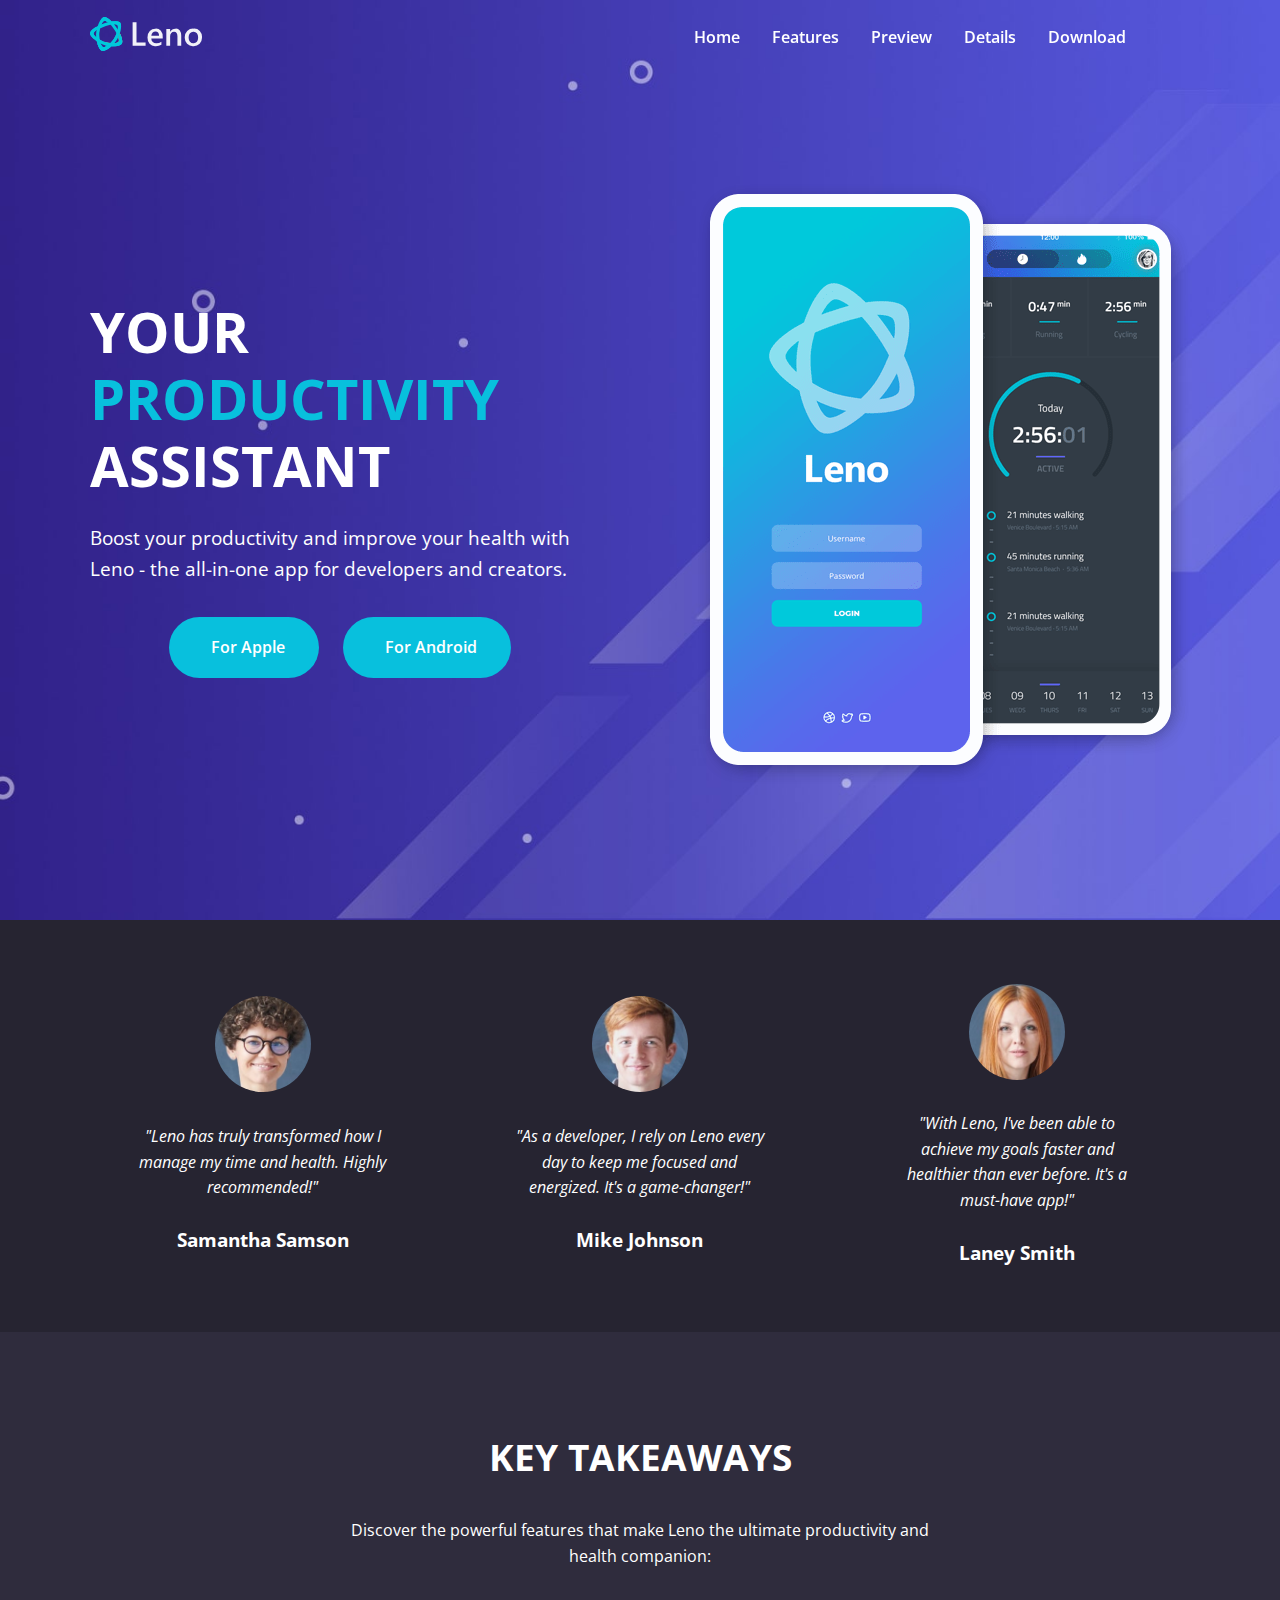
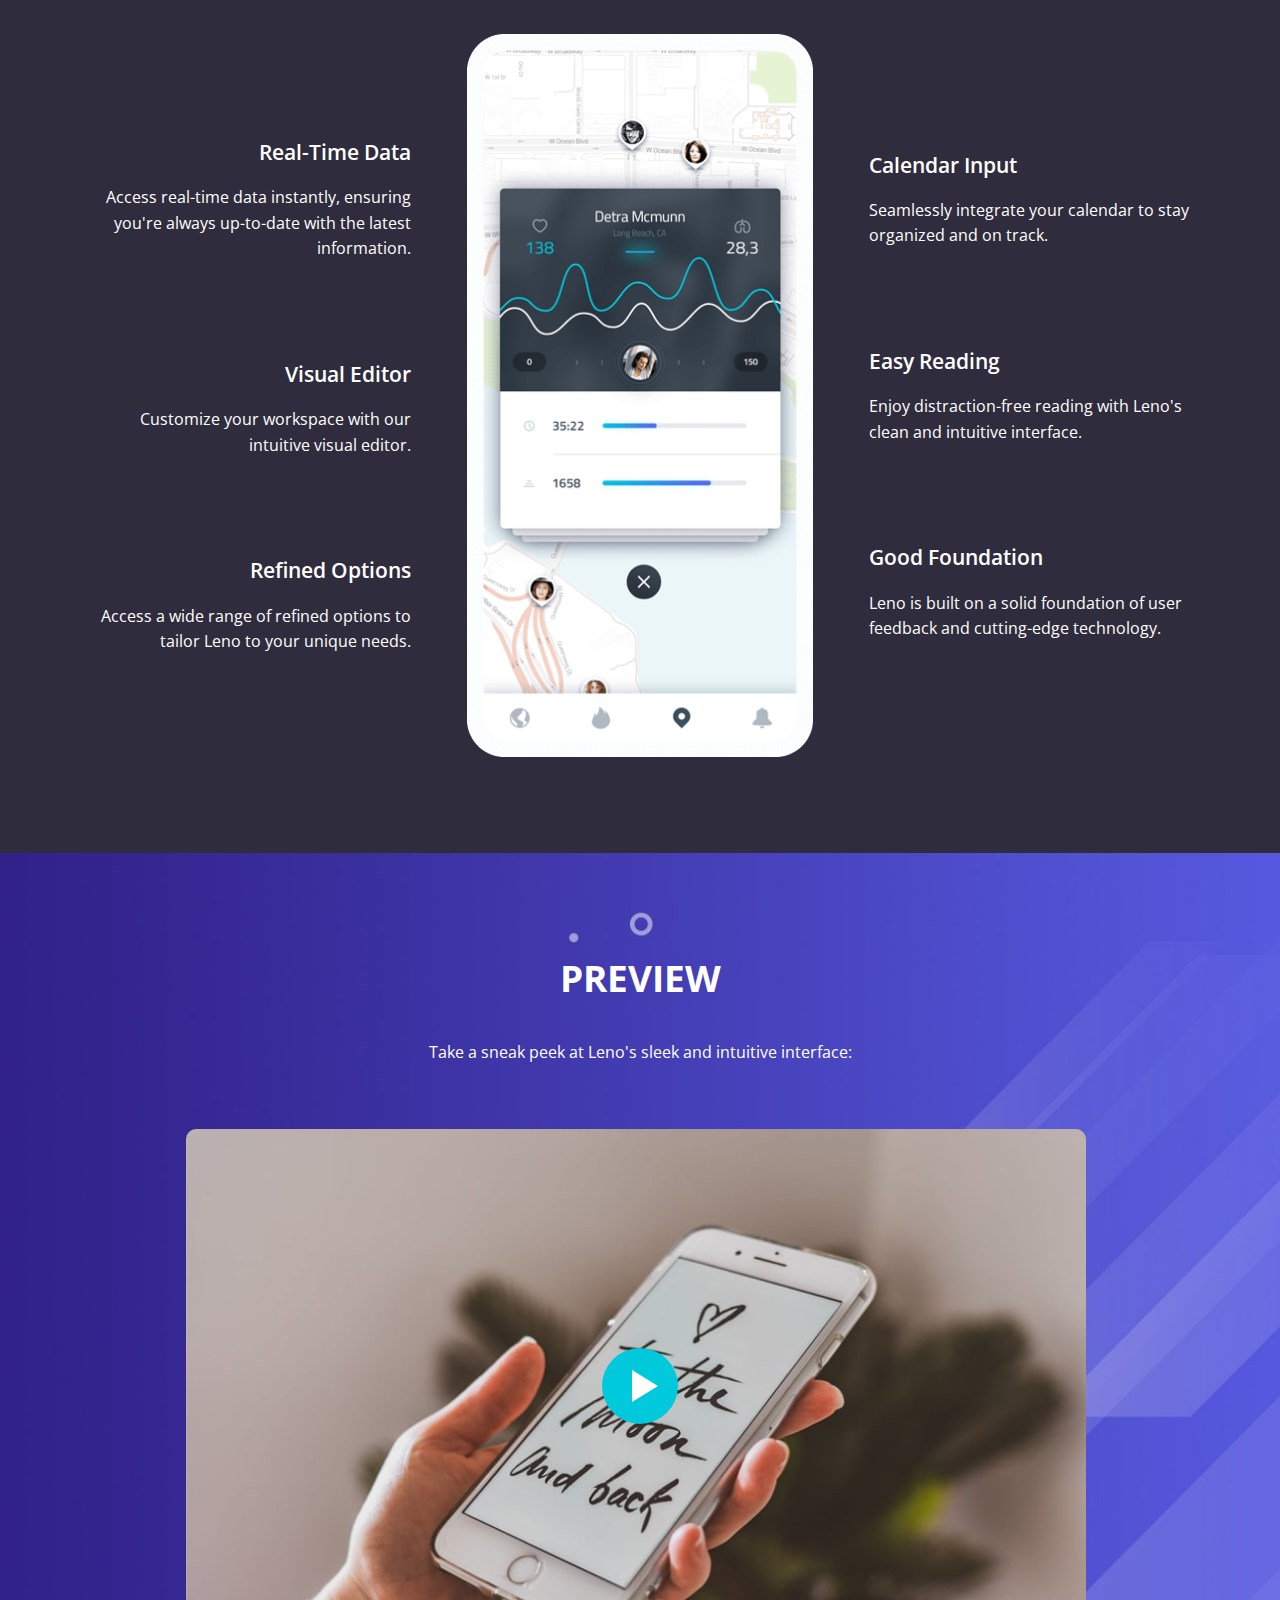
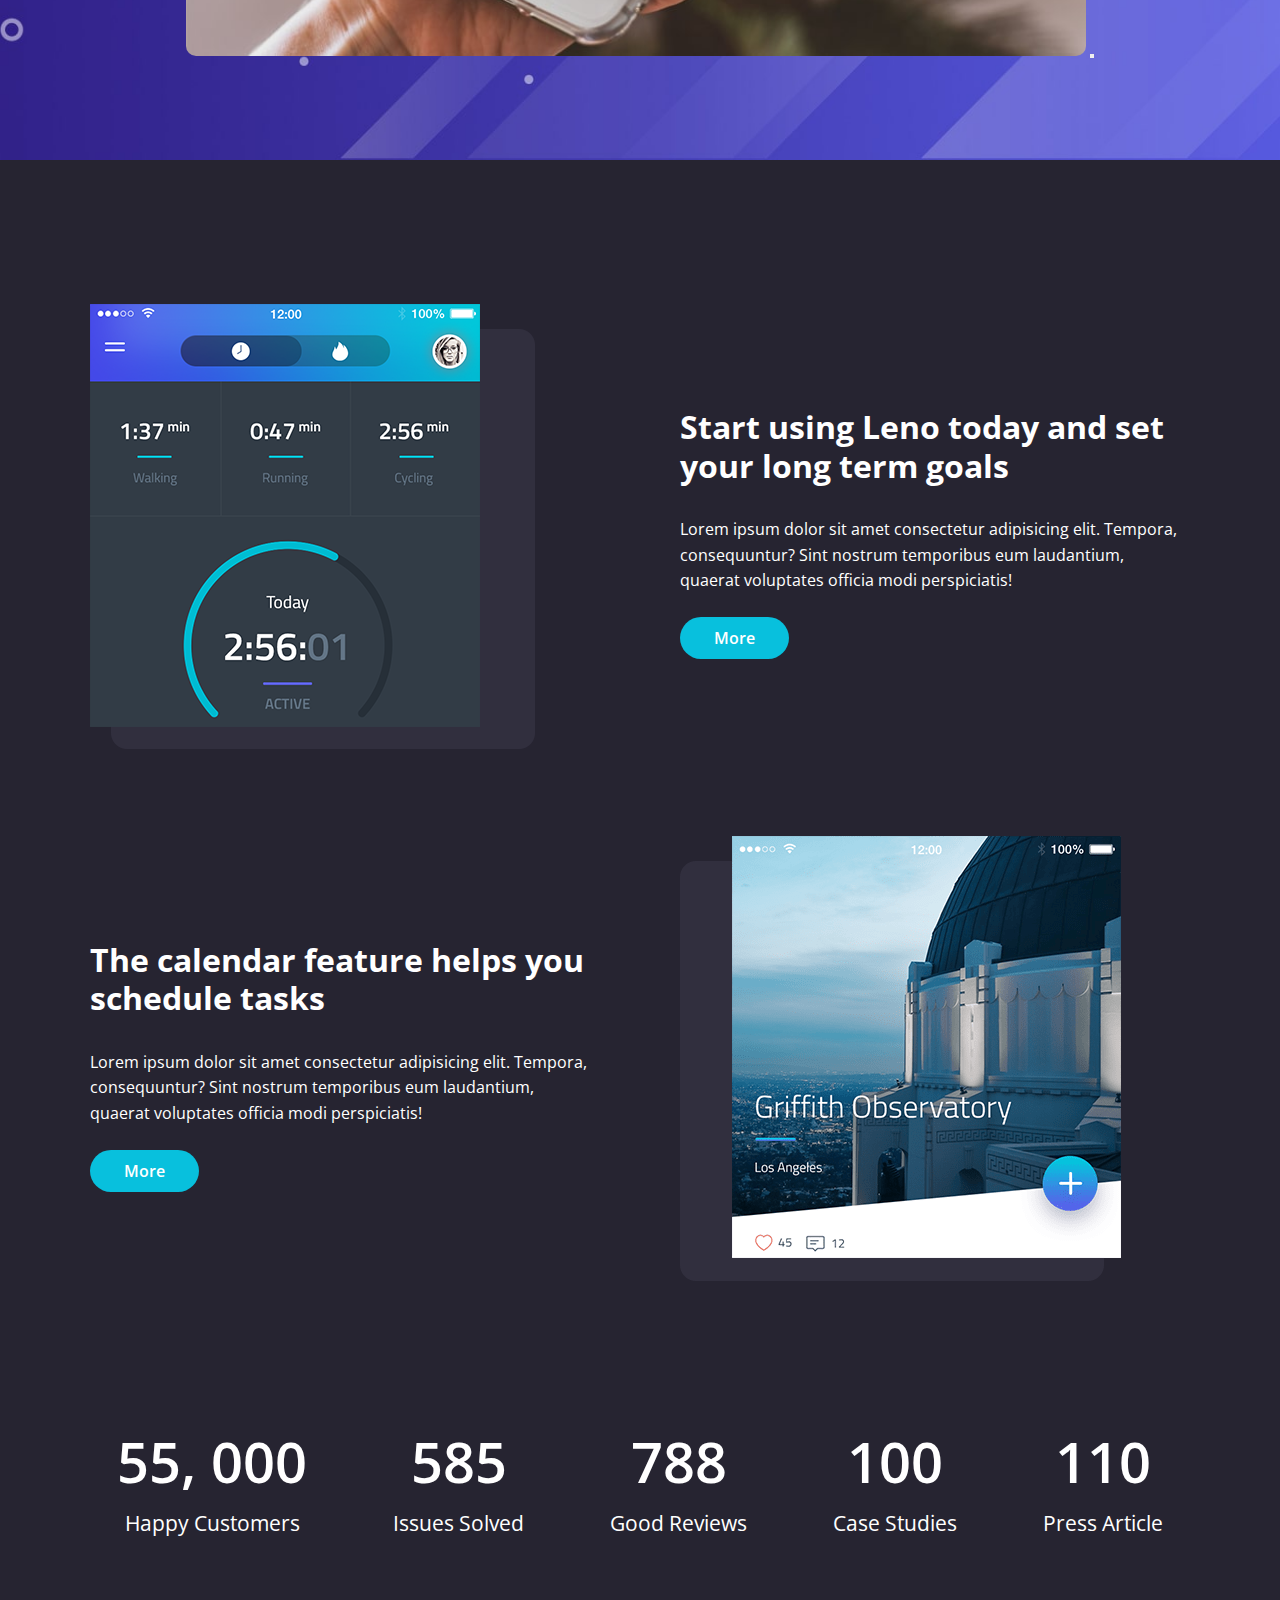
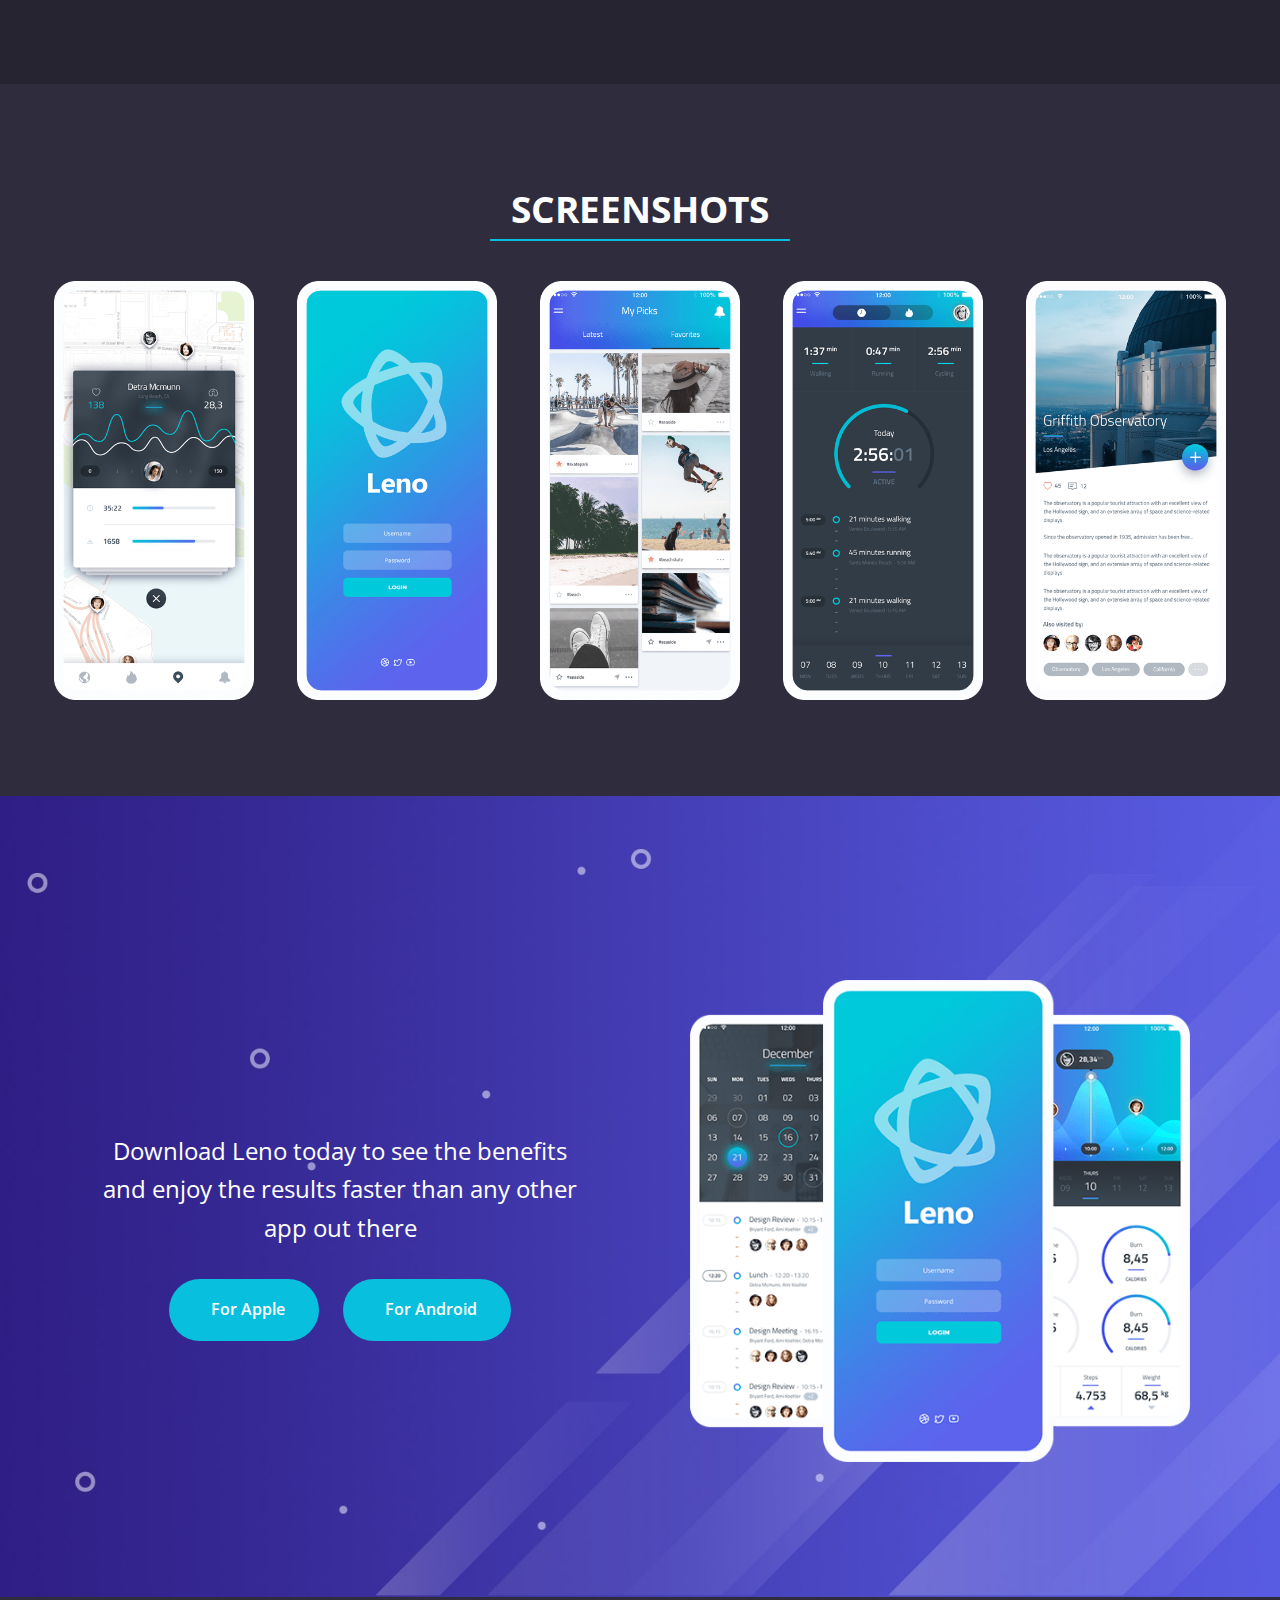
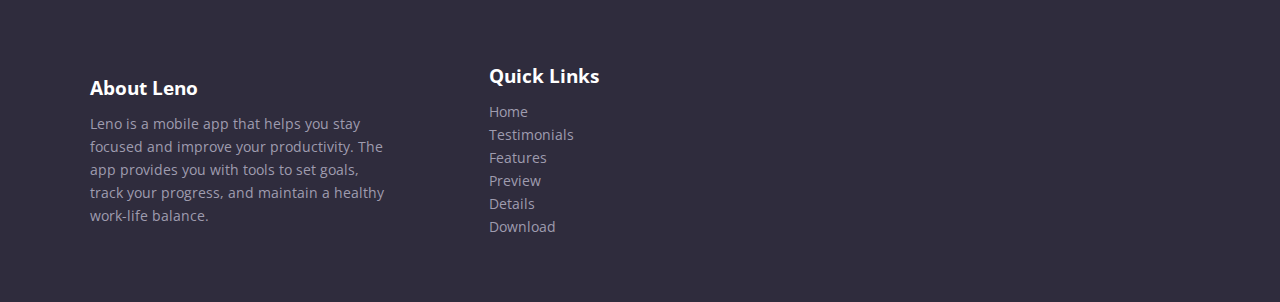
<file: index.html>
<!DOCTYPE html>
<html lang="en">
  <!-- jak zavzhdy - connectymo schrifty -->
  <head>
    <meta charset="UTF-8" />
    <meta name="viewport" content="width=device-width, initial-scale=1.0" />
    <link rel="preconnect" href="https://fonts.googleapis.com" />
    <link rel="preconnect" href="https://fonts.gstatic.com" crossorigin />
    <link
      href="https://fonts.googleapis.com/css2?family=Open+Sans:ital,wght@0,300..800;1,300..800&display=swap"
      rel="stylesheet"
    />
    <link
      rel="stylesheet"
      href="https://cdnjs.cloudflare.com/ajax/libs/font-awesome/6.5.2/css/all.min.css"
      integrity="sha512-SnH5WK+bZxgPHs44uWIX+LLJAJ9/2PkPKZ5QiAj6Ta86w+fsb2TkcmfRyVX3pBnMFcV7oQPJkl9QevSCWr3W6A=="
      crossorigin="anonymous"
      referrerpolicy="no-referrer"
    />
    <link rel="stylesheet" href="./css/styles.css" />
    <link rel="icon" href="./images/favicon.png" />
    <title>Leno App | Health & Productivity</title>
  </head>
  <body>
    <!-- ves navbar -->
    <navbar class="navbar">
      <div class="navbar__container container">
        <div class="navbar__logo">
          <img src="./images/logo.svg" alt="Leno" />
        </div>
        <div class="navbar__menu">
          <ul class="navbar__menu-list">
            <li class="navbar__menu-item">
              <a href="index.html" class="navbar__menu-link">Home</a>
            </li>
            <li class="navbar__menu-item">
              <a href="index.html#features" class="navbar__menu-link"
                >Features</a
              >
            </li>
            <li class="navbar__menu-item">
              <a href="index.html#preview" class="navbar__menu-link">Preview</a>
            </li>
            <li class="navbar__menu-item">
              <a href="index.html#details" class="navbar__menu-link">Details</a>
            </li>
            <li class="navbar__menu-item">
              <a href="index.html#download" class="navbar__menu-link"
                >Download</a
              >
            </li>
            <li class="navbar__menu-item">
              <a href="#" class="navbar__menu-link--primary">
                <i class="fa-brands fa-facebook"></i>
              </a>
            </li>
            <li class="navbar__menu-item">
              <a href="#" class="navbar__menu-link--primary">
                <i class="fa-brands fa-twitter"></i>
              </a>
            </li>
          </ul>
        </div>

        <!-- Mobile Menu i Hamburger-Button -->
        <div class="navbar__mobile-menu">
          <div class="navbar__mobile-menu-toggle">
            <i class="fas fa-bars fa-2x"></i>
          </div>
          <!-- Mobile Menu-Items -->
          <div class="navbar__mobile-menu-items">
            <ul class="navbar__mobile-menu-list">
              <li class="navbar__mobile-menu-item">
                <a href="index.html" class="navbar__mobile-menu-link">Home</a>
              </li>
              <li class="navbar__mobile-menu-item">
                <a href="index.html#features" class="navbar__mobile-menu-link"
                  >Features</a
                >
              </li>
              <li class="navbar__mobile-menu-item">
                <a href="index.html#preview" class="navbar__mobile-menu-link"
                  >Preview</a
                >
              </li>
              <li class="navbar__mobile-menu-item">
                <a href="index.html#details" class="navbar__mobile-menu-link"
                  >Details</a
                >
              </li>
              <li class="navbar__mobile-menu-item">
                <a href="index.html#download" class="navbar__mobile-menu-link"
                  >Download</a
                >
              </li>
              <li class="navbar__mobile-menu-item">
                <a href="#" class="navbar__mobile-menu-link--primary">
                  <i class="fa-brands fa-facebook"></i>
                </a>
              </li>
              <li class="navbar__mobile-menu-item">
                <a href="#" class="navbar__mobile-menu-link--primary">
                  <i class="fa-brands fa-twitter"></i>
                </a>
              </li>
            </ul>
          </div>
        </div>
      </div>
    </navbar>

    <!-- Hero z nazvoju, opysom i Download-knopkoju -->
    <header class="hero">
      <div class="hero__container container">
        <div class="hero__content">
          <h1 class="hero__title">
            Your
            <span class="hero__title--primary">productivity</span> assistant
          </h1>
          <p class="hero__description">
            Boost your productivity and improve your health with Leno - the
            all-in-one app for developers and creators.
          </p>
          <div class="hero__buttons">
            <a href="#download" class="hero__button btn">
              <i class="fa-brands fa-apple"></i> For Apple
            </a>
            <a href="#download" class="hero__button btn">
              <i class="fa-brands fa-android"></i> For Android
            </a>
          </div>
        </div>
        <div class="hero__image">
          <img src="./images/header-smartphones.png" alt="Leno App" />
        </div>
      </div>
    </header>

    <!-- Testimonials = vidhuky -->
    <section class="testimonials" id="testimonials">
      <div class="testimonials__container container">
        <div class="testimonials__card">
          <div class="testimonials__image">
            <img src="./images/testimonial-1.jpg" alt="Testimonial 1" />
          </div>
          <div class="testimonials__card--content">
            <p class="testimonials__card-text">
              "Leno has truly transformed how I manage my time and health.
              Highly recommended!"
            </p>
            <h3 class="testimonials__card-title">Samantha Samson</h3>
          </div>
        </div>

        <div class="testimonials__card">
          <div class="testimonials__image">
            <img src="./images/testimonial-2.jpg" alt="Testimonial 2" />
          </div>
          <div class="testimonials__card--content">
            <p class="testimonials__card-text">
              "As a developer, I rely on Leno every day to keep me focused and
              energized. It's a game-changer!"
            </p>
            <h3 class="testimonials__card-title">Mike Johnson</h3>
          </div>
        </div>

        <div class="testimonials__card">
          <div class="testimonials__image">
            <img src="./images/testimonial-3.jpg" alt="Testimonial 3" />
          </div>
          <div class="testimonials__card--content">
            <p class="testimonials__card-text">
              "With Leno, I've been able to achieve my goals faster and
              healthier than ever before. It's a must-have app!"
            </p>
            <h3 class="testimonials__card-title">Laney Smith</h3>
          </div>
        </div>
      </div>
    </section>

    <!-- sekcija features -->
    <section class="features" id="features">
      <div class="features__container container">
        <div class="features__content">
          <h2 class="features__title">Key Takeaways</h2>
          <p class="features__description">
            Discover the powerful features that make Leno the ultimate
            productivity and health companion:
          </p>
          <div class="features__grid">
            <!-- Grid Column 1 -->
            <div class="features__grid-column features__grid-column-left">
              <!-- Grid Item 1 -->
              <div class="features__grid-item">
                <div class="features__grid-item-text">
                  <h4 class="features__grid-item-text-title">Real-Time Data</h4>
                  <p class="features__grid-item-text-description">
                    Access real-time data instantly, ensuring you're always
                    up-to-date with the latest information.
                  </p>
                </div>
                <div class="features__grid-item-icon">
                  <i class="fas fa-rocket fa-4x"></i>
                </div>
              </div>
              <!-- Grid Item 2 -->
              <div class="features__grid-item">
                <div class="features__grid-item-text">
                  <h4 class="features__grid-item-text-title">Visual Editor</h4>
                  <p class="features__grid-item-text-description">
                    Customize your workspace with our intuitive visual editor.
                  </p>
                </div>
                <div class="features__grid-item-icon">
                  <i class="fas fa-code fa-4x"></i>
                </div>
              </div>
              <!-- Grid Item 3 -->
              <div class="features__grid-item">
                <div class="features__grid-item-text">
                  <h4 class="features__grid-item-text-title">
                    Refined Options
                  </h4>
                  <p class="features__grid-item-text-description">
                    Access a wide range of refined options to tailor Leno to
                    your unique needs.
                  </p>
                </div>
                <div class="features__grid-item-icon">
                  <i class="fas fa-gem fa-4x"></i>
                </div>
              </div>
            </div>

            <!-- Grid Column 2 -->
            <div class="features__grid-column features__grid-column-center">
              <img src="./images/features-smartphone-1.png" alt="" />
            </div>

            <!-- Grid Column 3 -->
            <div class="features__grid-column features__grid-column-right">
              <!-- Grid Item 1 -->
              <div class="features__grid-item">
                <div class="features__grid-item-text">
                  <h4 class="features__grid-item-text-title">Calendar Input</h4>
                  <p class="features__grid-item-text-description">
                    Seamlessly integrate your calendar to stay organized and on
                    track.
                  </p>
                </div>
                <div class="features__grid-item-icon">
                  <i class="fas fa-calendar fa-4x"></i>
                </div>
              </div>
              <!-- Grid Item 2 -->
              <div class="features__grid-item">
                <div class="features__grid-item-text">
                  <h4 class="features__grid-item-text-title">Easy Reading</h4>
                  <p class="features__grid-item-text-description">
                    Enjoy distraction-free reading with Leno's clean and
                    intuitive interface.
                  </p>
                </div>
                <div class="features__grid-item-icon">
                  <i class="fas fa-book fa-4x"></i>
                </div>
              </div>
              <!-- Grid Item 3 -->
              <div class="features__grid-item">
                <div class="features__grid-item-text">
                  <h4 class="features__grid-item-text-title">
                    Good Foundation
                  </h4>
                  <p class="features__grid-item-text-description">
                    Leno is built on a solid foundation of user feedback and
                    cutting-edge technology.
                  </p>
                </div>
                <div class="features__grid-item-icon">
                  <i class="fas fa-cube fa-4x"></i>
                </div>
              </div>
            </div>
          </div>
        </div>
      </div>
    </section>

    <!-- vstavka z video -->
    <div class="modal" id="videoModal">
      <div class="modal__content">
        <span class="modal__close-button">&times;</span>
        <iframe
          src=""
          frameborder="0"
          id="videoPlayer"
          width="560"
          height="315"
          frameborder="0"
          allowfullscreen
        ></iframe>
      </div>
    </div>

    <!-- Previewshka -->
    <section class="preview" id="preview">
      <div class="preview__container container">
        <div class="preview__content">
          <h2 class="preview__title">Preview</h2>
          <p class="preview__description">
            Take a sneak peek at Leno's sleek and intuitive interface:
          </p>
          <div class="preview__image-container">
            <div class="preview__video-wrapper">
              <img src="./images/video-frame.jpg" alt="preview" />
              <button class="preview__video-button">
                <span class="preview__video-play-button">
                  <span></span>
                </span>
              </button>
            </div>
          </div>
        </div>
      </div>
    </section>

    <!-- Details -->
    <section class="details" id="details">
      <div class="details__container container">
        <div class="details__grid">
          <!-- Grid Item 1 -->
          <div class="details__grid-image">
            <img src="./images/details-1.png" alt="Leno App" />
          </div>
          <!-- Grid Item 2 -->
          <div class="details__grid-content">
            <h3 class="details__grid-heading">
              Start using Leno today and set your long term goals
            </h3>
            <p class="details__grid-description">
              Lorem ipsum dolor sit amet consectetur adipisicing elit. Tempora,
              consequuntur? Sint nostrum temporibus eum laudantium, quaerat
              voluptates officia modi perspiciatis!
            </p>
            <a href="details.html" class="details__grid-button btn">More</a>
          </div>
          <!-- Grid Item 3 -->
          <div class="details__grid-content">
            <h3 class="details__grid-heading">
              The calendar feature helps you schedule tasks
            </h3>
            <p class="details__grid-description">
              Lorem ipsum dolor sit amet consectetur adipisicing elit. Tempora,
              consequuntur? Sint nostrum temporibus eum laudantium, quaerat
              voluptates officia modi perspiciatis!
            </p>
            <a href="details.html" class="details__grid-button btn">More</a>
          </div>
          <!-- Grid Item 4 -->
          <div class="details__grid-image">
            <img src="./images/details-2.png" alt="Leno App" />
          </div>
        </div>

        <!-- Icons -->
        <div class="details__icons">
          <div class="details__icons-item">
            <i class="fas fa-users fa-4x"></i>
            <div class="details__icons-amount">55, 000</div>
            <h4 class="details__icons-title">Happy Customers</h4>
          </div>
          <div class="details__icons-item">
            <i class="fas fa-code fa-4x"></i>
            <div class="details__icons-amount">585</div>
            <h4 class="details__icons-title">Issues Solved</h4>
          </div>
          <div class="details__icons-item">
            <i class="fas fa-comments fa-4x"></i>
            <div class="details__icons-amount">788</div>
            <h4 class="details__icons-title">Good Reviews</h4>
          </div>
          <div class="details__icons-item">
            <i class="fas fa-rocket fa-4x"></i>
            <div class="details__icons-amount">100</div>
            <h4 class="details__icons-title">Case Studies</h4>
          </div>
          <div class="details__icons-item">
            <i class="fas fa-edit fa-4x"></i>
            <div class="details__icons-amount">110</div>
            <h4 class="details__icons-title">Press Article</h4>
          </div>
        </div>
      </div>
    </section>

    <!-- sekcija Screenshots -->
    <section class="screenshots" id="screenshots">
      <div class="screenshots__container container">
        <div class="screenshots__content">
          <h2 class="screenshots__title">Screenshots</h2>
          <div class="screenshots__images">
            <img src="./images/screenshot-1.png" alt="Screenshot" />
            <img src="./images/screenshot-2.png" alt="Screenshot" />
            <img src="./images/screenshot-3.png" alt="Screenshot" />
            <img src="./images/screenshot-4.png" alt="Screenshot" />
            <img src="./images/screenshot-5.png" alt="Screenshot" />
          </div>
        </div>
      </div>
    </section>

    <!-- sekcija download -->
    <section class="download" id="download">
      <div class="download__container container">
        <div class="download__content">
          <p class="download__description">
            Download Leno today to see the benefits and enjoy the results faster
            than any other app out there
          </p>
          <div class="download__buttons">
            <a href="details.html" class="download__button btn">
              <i class="fa-brands fa-apple"></i> For Apple
            </a>
            <a href="details.html" class="download__button btn">
              <i class="fa-brands fa-android"></i> For Android
            </a>
          </div>
        </div>
        <div class="download__image">
          <img src="./images/download.png" alt="Download" />
        </div>
      </div>
    </section>

    <!-- Footer -->
    <footer class="footer">
      <div class="footer__container container">
        <div class="footer__about">
          <h4 class="footer__title">About Leno</h4>
          <p class="footer__description">
            Leno is a mobile app that helps you stay focused and improve your
            productivity. The app provides you with tools to set goals, track
            your progress, and maintain a healthy work-life balance.
          </p>
        </div>

        <div class="footer__links">
          <h4 class="footer__title">Quick Links</h4>
          <ul class="footer__links-list">
            <li class="footer__links-item">
              <a href="index.html" class="footer__links-link"> Home </a>
            </li>
            <li class="footer__links-item">
              <a href="index.html#testimonials" class="footer__links-link">
                Testimonials
              </a>
            </li>
            <li class="footer__links-item">
              <a href="index.html#features" class="footer__links-link">
                Features
              </a>
            </li>
            <li class="footer__links-item">
              <a href="index.html#preview" class="footer__links-link">
                Preview
              </a>
            </li>
            <li class="footer__links-item">
              <a href="index.html#details" class="footer__links-link">
                Details
              </a>
            </li>
            <li class="footer__links-item">
              <a href="index.html#download" class="footer__links-link">
                Download
              </a>
            </li>
          </ul>
        </div>

        <div class="footer__social">
          <a href="#" class="footer__social-link">
            <i class="fa-brands fa-facebook fa-3x"></i>
          </a>
          <a href="#" class="footer__social-link">
            <i class="fa-brands fa-twitter fa-3x"></i>
          </a>
          <a href="#" class="footer__social-link">
            <i class="fa-brands fa-instagram fa-3x"></i>
          </a>
          <a href="#" class="footer__social-link">
            <i class="fa-brands fa-linkedin fa-3x"></i>
          </a>
        </div>
      </div>
    </footer>
    <!-- dodajemo script -->
    <script src="./js/script.js"></script>
  </body>
</html>
</file>
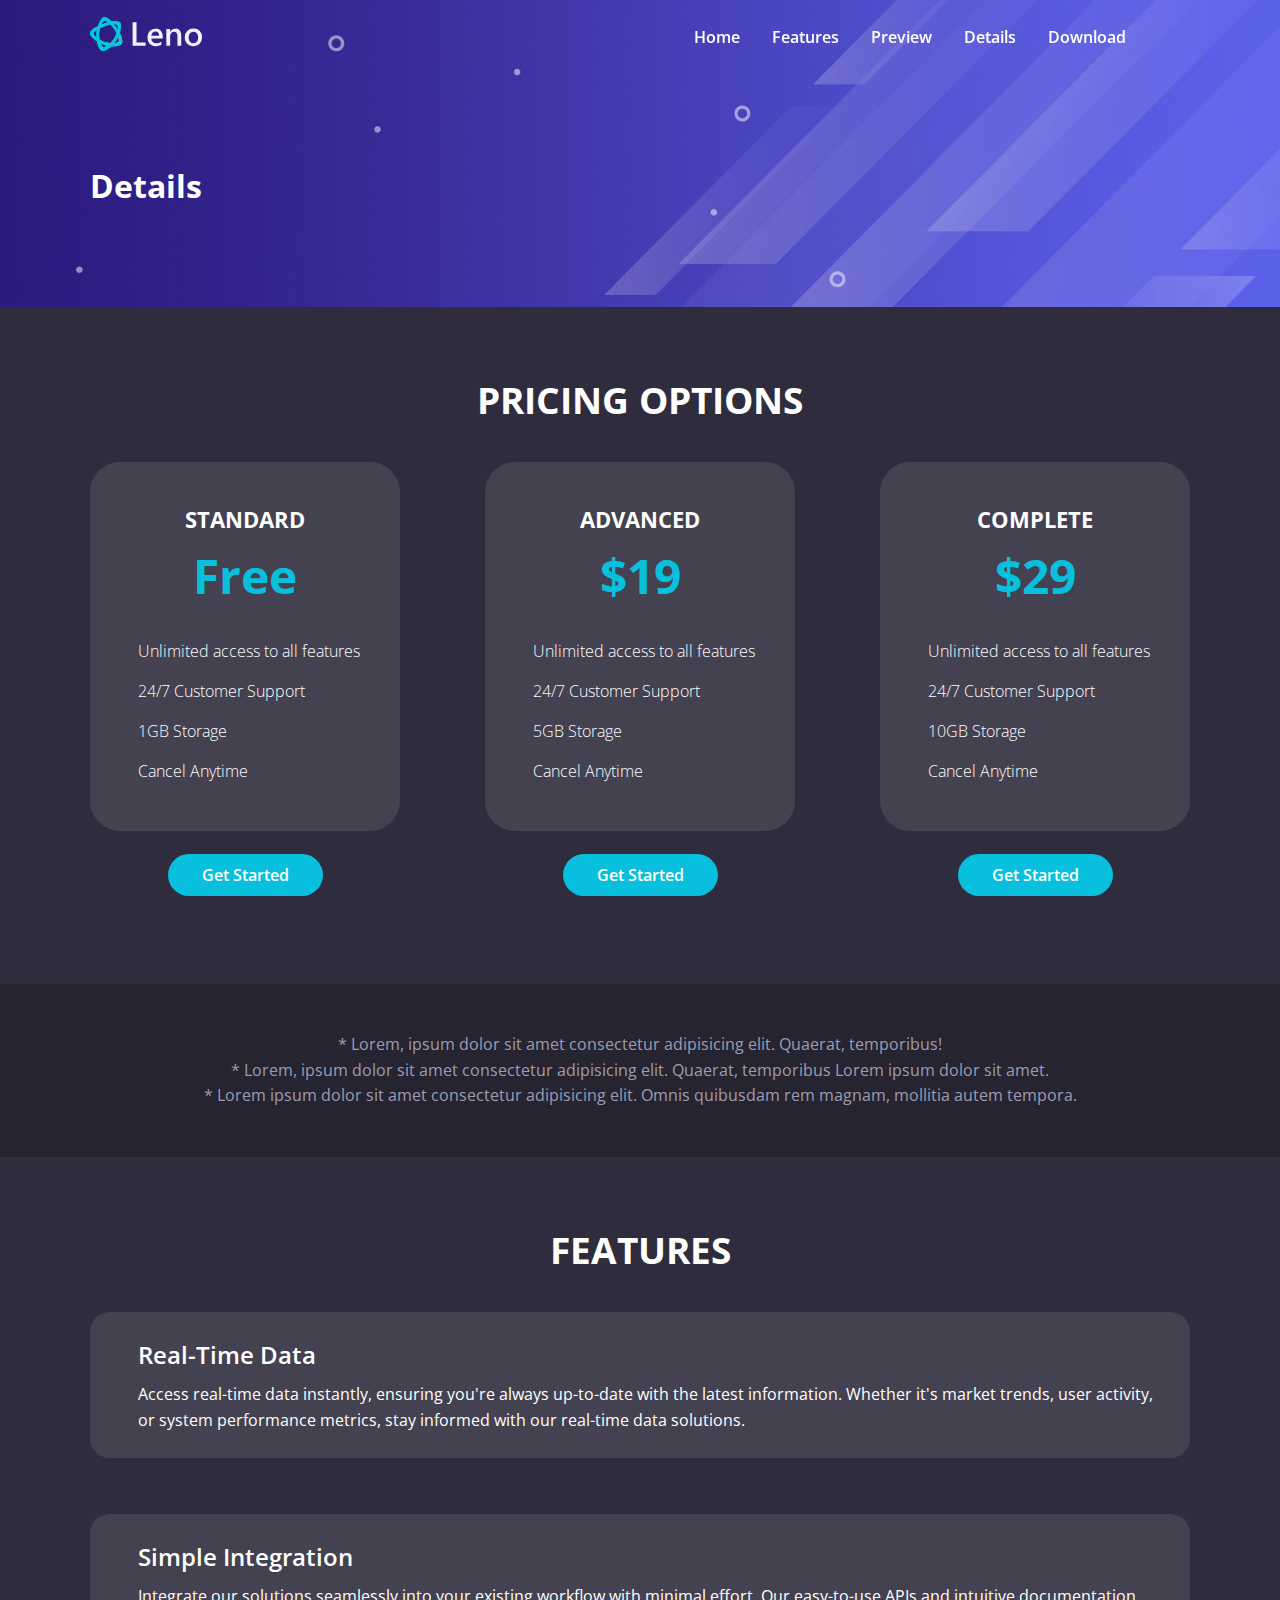
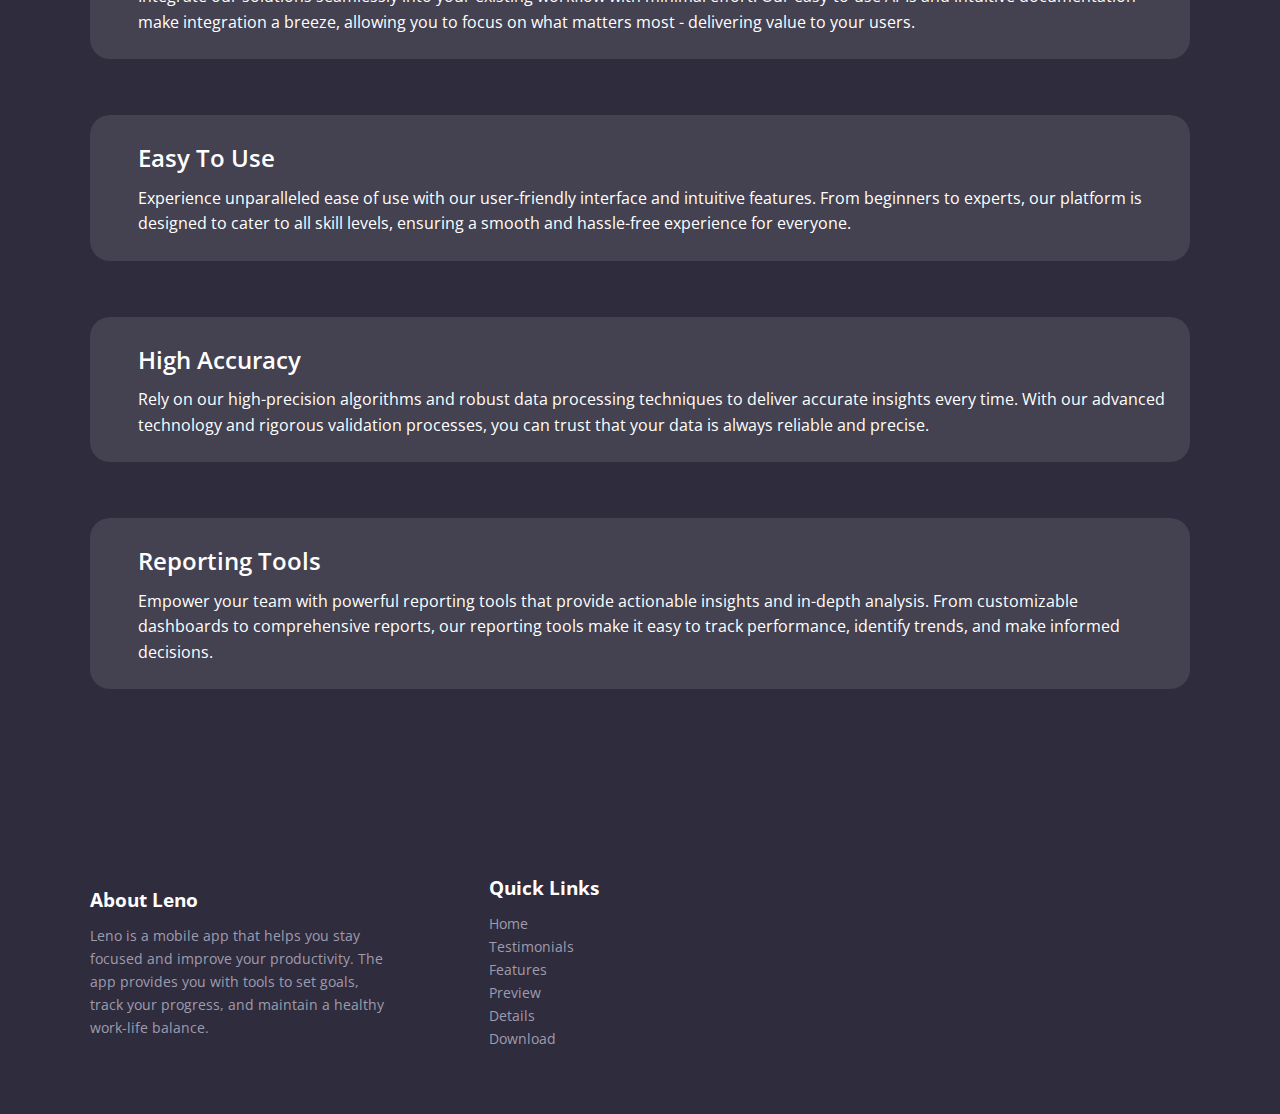
<file: details.html>
<!-- tsej file jak druha vkladka -->
<!-- do index.html; PEREKHID CHEREZ KNOPKU "MORE" -->
<!DOCTYPE html>
<html lang="en">
  <head>
    <meta charset="UTF-8" />
    <meta name="viewport" content="width=device-width, initial-scale=1.0" />
    <link rel="preconnect" href="https://fonts.googleapis.com" />
    <link rel="preconnect" href="https://fonts.gstatic.com" crossorigin />
    <link
      href="https://fonts.googleapis.com/css2?family=Open+Sans:ital,wght@0,300..800;1,300..800&display=swap"
      rel="stylesheet"
    />
    <link
      rel="stylesheet"
      href="https://cdnjs.cloudflare.com/ajax/libs/font-awesome/6.5.2/css/all.min.css"
      integrity="sha512-SnH5WK+bZxgPHs44uWIX+LLJAJ9/2PkPKZ5QiAj6Ta86w+fsb2TkcmfRyVX3pBnMFcV7oQPJkl9QevSCWr3W6A=="
      crossorigin="anonymous"
      referrerpolicy="no-referrer"
    />
    <link rel="stylesheet" href="./css/styles.css" />
    <link rel="icon" href="./images/favicon.png" />
    <title>Leno App | Health & Productivity</title>
  </head>
  <body>
    <navbar class="navbar">
      <div class="navbar__container container">
        <div class="navbar__logo">
          <img src="./images/logo.svg" alt="Leno" />
        </div>
        <div class="navbar__menu">
          <ul class="navbar__menu-list">
            <li class="navbar__menu-item">
              <a href="index.html" class="navbar__menu-link">Home</a>
            </li>
            <li class="navbar__menu-item">
              <a href="index.html#features" class="navbar__menu-link"
                >Features</a
              >
            </li>
            <li class="navbar__menu-item">
              <a href="index.html#preview" class="navbar__menu-link">Preview</a>
            </li>
            <li class="navbar__menu-item">
              <a href="index.html#details" class="navbar__menu-link">Details</a>
            </li>
            <li class="navbar__menu-item">
              <a href="index.html#download" class="navbar__menu-link"
                >Download</a
              >
            </li>
            <li class="navbar__menu-item">
              <a href="#" class="navbar__menu-link--primary">
                <i class="fa-brands fa-facebook"></i>
              </a>
            </li>
            <li class="navbar__menu-item">
              <a href="#" class="navbar__menu-link--primary">
                <i class="fa-brands fa-twitter"></i>
              </a>
            </li>
          </ul>
        </div>

        <!-- mobile menü -->
        <div class="navbar__mobile-menu">
          <div class="navbar__mobile-menu-toggle">
            <i class="fas fa-bars fa-2x"></i>
          </div>
          <!-- Mobile Menu Items -->
          <div class="navbar__mobile-menu-items">
            <ul class="navbar__mobile-menu-list">
              <li class="navbar__mobile-menu-item">
                <a href="index.html" class="navbar__mobile-menu-link">Home</a>
              </li>
              <li class="navbar__mobile-menu-item">
                <a href="index.html#features" class="navbar__mobile-menu-link"
                  >Features</a
                >
              </li>
              <li class="navbar__mobile-menu-item">
                <a href="index.html#preview" class="navbar__mobile-menu-link"
                  >Preview</a
                >
              </li>
              <li class="navbar__mobile-menu-item">
                <a href="index.html#details" class="navbar__mobile-menu-link"
                  >Details</a
                >
              </li>
              <li class="navbar__mobile-menu-item">
                <a href="index.html#download" class="navbar__mobile-menu-link"
                  >Download</a
                >
              </li>
              <li class="navbar__mobile-menu-item">
                <a href="#" class="navbar__mobile-menu-link--primary">
                  <i class="fa-brands fa-facebook"></i>
                </a>
              </li>
              <li class="navbar__mobile-menu-item">
                <a href="#" class="navbar__mobile-menu-link--primary">
                  <i class="fa-brands fa-twitter"></i>
                </a>
              </li>
            </ul>
          </div>
        </div>
      </div>
    </navbar>

    <!-- vnutrishnij header -->
    <header class="inner-header">
      <div class="inner-header__container container">
        <h1 class="inner-header__title">Details</h1>
      </div>
    </header>

    <!-- sekcija Pricing -->
    <section class="pricing">
      <div class="pricing__container container">
        <h2 class="pricing__title">Pricing Options</h2>
        <div class="pricing__cards">
          <!-- Card 1 -->
          <div class="pricing__card">
            <div class="pricing__card-box">
              <h4 class="pricing__card-title">Standard</h4>
              <h3 class="pricing__card-price">Free</h3>
              <div class="pricing__card-body">
                <ul class="pricing__card-list">
                  <li class="pricing__card-item">
                    <i class="fas fa-check"></i> Unlimited access to all
                    features
                  </li>
                  <li class="pricing__card-item">
                    <i class="fas fa-check"></i>
                    24/7 Customer Support
                  </li>
                  <li class="pricing__card-item">
                    <i class="fas fa-check"></i>
                    1GB Storage
                  </li>
                  <li class="pricing__card-item">
                    <i class="fas fa-check"></i>
                    Cancel Anytime
                  </li>
                </ul>
              </div>
            </div>
            <a href="#" class="pricing__card-button btn">Get Started</a>
          </div>

          <!-- Card 2 -->
          <div class="pricing__card">
            <div class="pricing__card-box">
              <h4 class="pricing__card-title">Advanced</h4>
              <h3 class="pricing__card-price">$19</h3>
              <div class="pricing__card-body">
                <ul class="pricing__card-list">
                  <li class="pricing__card-item">
                    <i class="fas fa-check"></i> Unlimited access to all
                    features
                  </li>
                  <li class="pricing__card-item">
                    <i class="fas fa-check"></i>
                    24/7 Customer Support
                  </li>
                  <li class="pricing__card-item">
                    <i class="fas fa-check"></i>
                    5GB Storage
                  </li>
                  <li class="pricing__card-item">
                    <i class="fas fa-check"></i>
                    Cancel Anytime
                  </li>
                </ul>
              </div>
            </div>
            <a href="#" class="pricing__card-button btn">Get Started</a>
          </div>

          <!-- Card 3 -->
          <div class="pricing__card">
            <div class="pricing__card-box">
              <h4 class="pricing__card-title">Complete</h4>
              <h3 class="pricing__card-price">$29</h3>
              <div class="pricing__card-body">
                <ul class="pricing__card-list">
                  <li class="pricing__card-item">
                    <i class="fas fa-check"></i> Unlimited access to all
                    features
                  </li>
                  <li class="pricing__card-item">
                    <i class="fas fa-check"></i>
                    24/7 Customer Support
                  </li>
                  <li class="pricing__card-item">
                    <i class="fas fa-check"></i>
                    10GB Storage
                  </li>
                  <li class="pricing__card-item">
                    <i class="fas fa-check"></i>
                    Cancel Anytime
                  </li>
                </ul>
              </div>
            </div>
            <a href="#" class="pricing__card-button btn">Get Started</a>
          </div>
        </div>
      </div>
    </section>

    <!-- sekcija Pricing Notes -->
    <section class="pricing-notes">
      <div class="pricing-notes__container container">
        <p class="pricing-notes__text">
          * Lorem, ipsum dolor sit amet consectetur adipisicing elit. Quaerat,
          temporibus!
        </p>
        <p class="pricing-notes__text">
          * Lorem, ipsum dolor sit amet consectetur adipisicing elit. Quaerat,
          temporibus Lorem ipsum dolor sit amet.
        </p>
        <p class="pricing-notes__text">
          * Lorem ipsum dolor sit amet consectetur adipisicing elit. Omnis
          quibusdam rem magnam, mollitia autem tempora.
        </p>
      </div>
    </section>

    <!-- sekcija Details Features -->
    <section class="details-features">
      <div class="details-features__container container">
        <h2 class="details-features__title">Features</h2>
        <div class="details-features__list">
          <!-- Item 1 -->
          <div class="details-features__list-item">
            <i class="fas fa-rocket fa-4x"></i>
            <div class="details-features__list-text">
              <h3 class="details-features__list-title">Real-Time Data</h3>
              <p class="details-features__list-description">
                Access real-time data instantly, ensuring you're always
                up-to-date with the latest information. Whether it's market
                trends, user activity, or system performance metrics, stay
                informed with our real-time data solutions.
              </p>
            </div>
          </div>

          <!-- Item 2 -->
          <div class="details-features__list-item">
            <i class="fas fa-user fa-4x"></i>
            <div class="details-features__list-text">
              <h3 class="details-features__list-title">Simple Integration</h3>
              <p class="details-features__list-description">
                Integrate our solutions seamlessly into your existing workflow
                with minimal effort. Our easy-to-use APIs and intuitive
                documentation make integration a breeze, allowing you to focus
                on what matters most - delivering value to your users.
              </p>
            </div>
          </div>

          <!-- Item 3 -->
          <div class="details-features__list-item">
            <i class="fas fa-code fa-4x"></i>
            <div class="details-features__list-text">
              <h3 class="details-features__list-title">Easy To Use</h3>
              <p class="details-features__list-description">
                Experience unparalleled ease of use with our user-friendly
                interface and intuitive features. From beginners to experts, our
                platform is designed to cater to all skill levels, ensuring a
                smooth and hassle-free experience for everyone.
              </p>
            </div>
          </div>

          <!-- Item 4 -->
          <div class="details-features__list-item">
            <i class="fas fa-compass fa-4x"></i>
            <div class="details-features__list-text">
              <h3 class="details-features__list-title">High Accuracy</h3>
              <p class="details-features__list-description">
                Rely on our high-precision algorithms and robust data processing
                techniques to deliver accurate insights every time. With our
                advanced technology and rigorous validation processes, you can
                trust that your data is always reliable and precise.
              </p>
            </div>
          </div>

          <!-- Item 5 -->
          <div class="details-features__list-item">
            <i class="fas fa-chart-pie fa-4x"></i>
            <div class="details-features__list-text">
              <h3 class="details-features__list-title">Reporting Tools</h3>
              <p class="details-features__list-description">
                Empower your team with powerful reporting tools that provide
                actionable insights and in-depth analysis. From customizable
                dashboards to comprehensive reports, our reporting tools make it
                easy to track performance, identify trends, and make informed
                decisions.
              </p>
            </div>
          </div>
        </div>
      </div>
    </section>

    <!-- Footer -->
    <footer class="footer">
      <div class="footer__container container">
        <div class="footer__about">
          <h4 class="footer__title">About Leno</h4>
          <p class="footer__description">
            Leno is a mobile app that helps you stay focused and improve your
            productivity. The app provides you with tools to set goals, track
            your progress, and maintain a healthy work-life balance.
          </p>
        </div>

        <div class="footer__links">
          <h4 class="footer__title">Quick Links</h4>
          <ul class="footer__links-list">
            <li class="footer__links-item">
              <a href="index.html" class="footer__links-link"> Home </a>
            </li>
            <li class="footer__links-item">
              <a href="index.html#testimonials" class="footer__links-link">
                Testimonials
              </a>
            </li>
            <li class="footer__links-item">
              <a href="index.html#features" class="footer__links-link">
                Features
              </a>
            </li>
            <li class="footer__links-item">
              <a href="index.html#preview" class="footer__links-link">
                Preview
              </a>
            </li>
            <li class="footer__links-item">
              <a href="index.html#details" class="footer__links-link">
                Details
              </a>
            </li>
            <li class="footer__links-item">
              <a href="index.html#download" class="footer__links-link">
                Download
              </a>
            </li>
          </ul>
        </div>

        <div class="footer__social">
          <a href="#" class="footer__social-link">
            <i class="fa-brands fa-facebook fa-3x"></i>
          </a>
          <a href="#" class="footer__social-link">
            <i class="fa-brands fa-twitter fa-3x"></i>
          </a>
          <a href="#" class="footer__social-link">
            <i class="fa-brands fa-instagram fa-3x"></i>
          </a>
          <a href="#" class="footer__social-link">
            <i class="fa-brands fa-linkedin fa-3x"></i>
          </a>
        </div>
      </div>
    </footer>
    <!-- pidvjazka skrypta -->
    <script src="./js/script.js"></script>
  </body>
</html>
</file>
<file: css/styles.css>
*,
*:before,
*:after {
  margin: 0;
  padding: 0;
  box-sizing: border-box;
}

:root {
  --primary-color: #08c0dd;
  --secondary-color: #262431;
  --tertiary-color: #2f2c3d;
}

html,
body {
  font-family: "Open Sans", sans-serif;
  background: var(--secondary-color);
  color: #fff;
  line-height: 1.6;
  scroll-behavior: smooth;
}

a {
  color: #fff;
  text-decoration: none;
}

ul {
  list-style: none;
}

img {
  max-width: 100%;
}

.container {
  max-width: 1100px;
  margin: 0 auto;
}

.btn {
  padding: 0.5rem 2rem;
  background-color: var(--primary-color);
  border: 2px solid transparent;
  color: #fff;
  font-weight: 600;
  border-radius: 50px;
  transition: background-color 0.3s ease;
}

.btn:hover {
  background-color: var(--secondary-color);
  border-color: var(--primary-color);
}

.navbar {
  padding: 1rem 2rem;
  position: fixed;
  top: 0;
  right: 0;
  left: 0;
  z-index: 1000;
  background-color: transparent;
  transition: background-color 0.3s ease-in-out;
}

.navbar.navbar--scroll {
  background-color: rgba(38, 36, 49, 0.8);
  backdrop-filter: blur(10px);
}

.navbar__container {
  display: flex;
  justify-content: space-between;
  align-items: center;
}

.navbar__logo img {
  width: 112px;
  height: 36px;
}

.navbar__menu-list {
  display: flex;
  align-items: center;
  gap: 2rem;
  font-weight: 600;
}

.navbar__menu-link:hover,
.navbar__mobile-menu-link:hover {
  color: var(--primary-color);
}

.navbar__menu-link--primary,
.navbar__mobile-menu-link--primary {
  color: var(--primary-color);
}

.navbar__menu-link--primary:hover,
.navbar__mobile-menu-link--primary:hover {
  color: #fff;
}

.navbar__mobile-menu {
  display: none;
  cursor: pointer;
}

.navbar__mobile-menu-items {
  position: absolute;
  top: 100%;
  left: 0;
  width: 100%;
  background: var(--secondary-color);
  opacity: 0.95;
  padding: 3rem 2rem;
  text-align: center;
  box-shadow: 0 2px 5px rgba(255, 255, 255, 0.1);
  border-top: 1px solid rgba(255, 255, 255, 0.1);
  transition: transform 0.3s ease-in-out;
}

.navbar__mobile-menu-list {
  display: flex;
  flex-direction: column;
  gap: 2rem;
  font-size: 1.2rem;
}

.navbar__mobile-menu-items {
  transform: translateX(100%);
}

.navbar__mobile-menu-items.active {
  transform: translateX(0);
}

.hero {
  background: #000 url("../images/header-background.jpg") center center/cover
    no-repeat;
  padding: 11.5rem 2rem 8rem;
}

.hero__container {
  display: flex;
  justify-content: space-between;
  align-items: center;
  gap: 2rem;
}

.hero__content {
  max-width: 500px;
}

.hero__title {
  font-size: 3.5rem;
  text-transform: uppercase;
  font-weight: 700;
  line-height: 1.2;
}

.hero__title--primary {
  color: var(--primary-color);
}

.hero__description {
  margin-top: 1.5rem;
  font-size: 1.2rem;
  line-height: 1.6;
}

.hero__image img {
  max-width: 500px;
}

.hero__buttons {
  display: flex;
  align-items: center;
  justify-content: center;
  gap: 1.5rem;
  margin-top: 2rem;
}

.hero__button {
  padding: 1rem 2rem;
}

.hero__button i {
  margin-right: 0.5rem;
}

.testimonials {
  padding: 4rem 2rem;
  text-align: center;
}

.testimonials__container {
  display: grid;
  grid-template-columns: repeat(3, 1fr);
  gap: 2rem;
  align-items: center;
  justify-content: center;
}

.testimonials__card {
  padding: 0 3rem;
}

.testimonials__image img {
  width: 96px;
  height: 96px;
  border-radius: 50%;
  margin-right: auto;
  margin-left: auto;
  margin-bottom: 1.5rem;
}

.testimonials__card-text {
  font-style: italic;
  margin-bottom: 1.5rem;
}

.features {
  background-color: var(--tertiary-color);
  padding: 6rem 2rem;
}

.features__container {
  text-align: center;
}

.features__title {
  font-size: 2.3rem;
  margin-bottom: 2rem;
  text-transform: uppercase;
}

.features__description {
  max-width: 600px;
  margin: 1rem auto 4rem;
}

.features__grid {
  display: grid;
  grid-template-columns: repeat(3, 1fr);
  gap: 2rem;
}

.features__grid-column {
  display: flex;
  flex-direction: column;
  align-items: center;
  justify-content: center;
  gap: 6rem;
}

.features__grid-item {
  display: flex;
  align-items: start;
  justify-content: start;
  text-align: right;
  gap: 1.5rem;
}

.features__grid-item-text-title {
  font-size: 1.3rem;
  font-weight: 600;
  margin-bottom: 1rem;
}

.features__grid-item-icon {
  margin-top: 2rem;
}

.features__grid-item-icon i {
  color: var(--primary-color);
}

.features__grid-column-right .features__grid-item {
  flex-direction: row-reverse;
  text-align: left;
}

.preview {
  background: url("../images/video-background.jpg") center center/cover
    no-repeat;
}

.preview__container {
  padding: 6rem 2rem;
  text-align: center;
}

.preview__title {
  font-size: 2.3rem;
  margin-bottom: 2rem;
  text-transform: uppercase;
}

.preview__description {
  max-width: 600px;
  margin: 1rem auto 4rem;
}

.preview__video-wrapper {
  position: relative;
}

.preview__video-wrapper img {
  width: 100%;
  max-width: 900px;
  border-radius: 10px;
}

/* play button */
.preview__video-play-button {
  position: absolute;
  top: 48%;
  left: 50%;
  transform: translateX(-50%) translateY(-50%);
  z-index: 10;
  display: block;
  box-sizing: content-box;
  width: 2rem;
  height: 2.75rem;
  border-radius: 50%;
  cursor: pointer;
  padding: 1.25rem 1.25rem 1.25rem 1.75rem;
}

/* play button (circle) */
.preview__video-play-button::after {
  content: "";
  position: absolute;
  top: 50%;
  left: 50%;
  transform: translateX(-50%) translateY(-50%);
  z-index: 1;
  background: #00c9db;
  height: 4.375rem;
  width: 4.375rem;
  border-radius: 50%;
  display: block;
  transition: all 200ms;
}

/* play button (triangel) */
.preview__video-play-button span {
  position: relative;
  display: block;
  z-index: 3;
  top: 0.375rem;
  left: 0.25rem;
  width: 0;
  height: 0;
  border-left: 1.625rem solid #fff;
  border-top: 1rem solid transparent;
  border-bottom: 1rem solid transparent;
}

/* play animation */
.preview__video-play-button::before {
  content: "";
  position: absolute;
  top: 50%;
  left: 50%;
  transform: translateX(-50%) translateY(-50%);
  z-index: 0;
  display: block;
  width: 4.75rem;
  height: 4.75rem;
  background: #00c9db;
  border-radius: 50%;
  animation: pulse-border 1500ms ease-out infinite;
}

@keyframes pulse-border {
  0% {
    transform: translateX(-50%) translateY(-50%) scale(1);
    opacity: 1;
  }

  100% {
    transform: translateX(-50%) translateY(-50%) scale(1.5);
    opacity: 0;
  }
}

.modal {
  display: none;
  position: fixed;
  z-index: 999;
  left: 0;
  top: 0;
  width: 100%;
  height: 100%;
  overflow: auto;
  background-color: rgba(0, 0, 0, 0.5);
}

.modal__content {
  background-color: rgba(0, 0, 0, 0.5);
  margin: 10% auto;
  padding: 20px;
  border: 1px solid #888;
  border-radius: 10px;
  max-width: 600px;
  position: relative;
}

.modal__close-button {
  position: absolute;
  top: 10px;
  right: 20px;
  font-size: 40px;
  cursor: pointer;
}

.details {
  padding: 9rem 2rem;
}

.details__grid {
  display: grid;
  grid-template-columns: repeat(2, 1fr);
  gap: 5rem;
  align-items: center;
  justify-content: center;
}

.details__grid-content {
  max-width: 500px;
  width: 100%;
}

.details__grid-heading {
  font-size: 2rem;
  margin-bottom: 2rem;
  line-height: 1.2;
}

.details__grid-description {
  lline-height: 1.6;
  margin-bottom: 2rem;
}

.details__icons {
  display: flex;
  flex-wrap: wrap;
  margin-top: 8rem;
  gap: 2rem;
  justify-content: space-around;
  text-align: center;
}

.details__icons i {
  color: var(--primary-color);
  margin-bottom: 1rem;
}

.details__icons-amount {
  font-size: 3.5rem;
  font-weight: 600;
}

.details__icons-title {
  font-size: 1.3rem;
  font-weight: 400;
}

.screenshots {
  padding: 6rem 2rem;
  background: var(--tertiary-color);
  text-align: center;
}

.screenshots__container {
  max-width: 1200px;
}

.screenshots__title {
  font-size: 2.3rem;
  text-transform: uppercase;
  border-bottom: 2px solid var(--primary-color);
  width: 300px;
  margin: 0 auto 2.5rem;
}

.screenshots__images {
  display: flex;
  justify-content: space-between;
  gap: 1rem;
  flex-wrap: wrap;
}

.screenshots__images img {
  width: 100%;
  max-width: 200px;
  margin: 0 auto;
}

.download {
  background: #000 url("../images/download-background.jpg") center center/cover
    no-repeat;
  padding: 11.5rem 2rem 8rem;
}

.download__container {
  display: flex;
  justify-content: space-between;
  align-items: center;
  gap: 2rem;
}

.download__content {
  max-width: 500px;
}

.download__description {
  font-size: 1.5rem;
  margin-top: 1.5rem;
  line-height: 1.6;
  text-align: center;
}

.download__image img {
  width: 100%;
  max-width: 500px;
}

.download__buttons {
  display: flex;
  align-items: center;
  justify-content: center;
  gap: 1.5rem;
  margin-top: 2rem;
}

.download__button {
  padding: 1rem 2rem;
}

.download__button i {
  margin-right: 0.5rem;
}

.footer {
  background: var(--tertiary-color);
  color: #9f9caf;
  padding: 4rem 2rem;
  font-size: 0.9rem;
}

.footer__links-link,
.footer__social-link {
  color: #9f9caf;
}

.footer__links-link:hover,
.footer__social-link:hover {
  color: #fff;
}

.footer__container {
  display: grid;
  grid-template-columns: repeat(3, 1fr);
  justify-content: space-between;
  align-items: center;
  gap: 6rem;
}

.footer__title {
  font-size: 1.2rem;
  color: #fff;
  margin-bottom: 0.5rem;
}

.footer__social {
  display: flex;
  gap: 1.5rem;
  justify-content: center;
}

.inner-header {
  background: #000 url("../images/header-background.jpg") center center/cover
    no-repeat;
  padding: 10rem 2rem 6rem;
}

.pricing {
  background: var(--tertiary-color);
  padding: 4rem 2rem 6rem;
}

.pricing__title {
  font-size: 2.3rem;
  margin-bottom: 2rem;
  text-transform: uppercase;
  text-align: center;
}

.pricing__cards {
  display: flex;
  justify-content: space-between;
  align-items: center;
  text-align: center;
  gap: 2rem;
}

.pricing__card-box {
  background: rgba(255, 255, 255, 0.1);
  padding: 2.5rem;
  border-radius: 30px;
  margin-bottom: 2rem;
}

.pricing__card-title {
  font-size: 1.4rem;
  text-transform: uppercase;
}

.pricing__card-price {
  font-size: 3rem;
  color: var(--primary-color);
  font-weight: 700;
  margin-bottom: 1rem;
}

.pricing__card-list {
  text-align: left;
  line-height: 2.5rem;
  font-weight: 300;
}

.pricing__card-item i {
  color: var(--primary-color);
  margin-right: 0.5rem;
}

.pricing-notes {
  padding: 3rem 2rem;
  color: #9f9caf;
  text-align: center;
}

.details-features {
  background: var(--tertiary-color);
  padding: 4rem 2rem;
}

.details-features__title {
  font-size: 2.3rem;
  margin-bottom: 2rem;
  text-transform: uppercase;
  text-align: center;
}

.details-features__list-item {
  display: flex;
  gap: 1.5rem;
  align-items: center;
  margin-bottom: 3.5rem;
  background: rgba(255, 255, 255, 0.1);
  padding: 1.5rem;
  border-radius: 20px;
}

.details-features__list-item i {
  color: var(--primary-color);
}

.details-features__list-title {
  font-size: 1.5rem;
  font-weight: 600;
  margin-bottom: 0.5rem;
}

/* dlia mobilnoji versiji */
@media (max-width: 992px) {
  .hero {
    padding: 10rem;
    text-align: center;
  }

  .hero__container {
    flex-direction: column;
  }

  .hero__title {
    font-size: 2.3rem;
  }

  .hero__buttons {
    flex-direction: column;
    gap: 1rem;
  }

  .hero__button {
    width: 100%;
  }

  .hero__image img {
    max-width: 350px;
  }

  .testimonials__container {
    grid-template-columns: repeat(2, 1fr);
  }

  .testimonials__card {
    padding: 0 1.5rem;
  }

  .testimonials__card:nth-child(3) {
    display: none;
  }

  .features__grid {
    grid-template-columns: 1fr;
  }

  .features__grid-column-left,
  .features__grid-column-right {
    order: 2;
    margin-bottom: 2rem;
  }

  .features__grid-column-center {
    order: 1;
    margin-bottom: 3rem;
  }

  .features__grid-item,
  .features__grid-column-right .features__grid-item {
    text-align: center;
    flex-direction: column-reverse;
    max-width: 400px;
  }

  .features__grid-item-icon {
    margin: 0 auto;
  }

  .features__grid-column-center img {
    max-width: 300px;
  }

  .details__grid {
    grid-template-columns: 1fr;
    text-align: center;
  }

  .details__grid-image img {
    width: 100%;
    max-width: 400px;
  }

  .details__grid-content {
    width: 100%;
    max-width: 400px;
    margin: 0 auto;
  }

  .details__icons {
    flex-direction: column;
    gap: 2rem;
    margin-top: 4rem;
  }

  .download {
    padding-top: 10rem;
    text-align: center;
  }

  .download__container {
    flex-direction: column-reverse;
  }

  .download__buttons {
    flex-direction: column;
  }

  .download__button {
    width: 100%;
    padding: 0.7rem;
  }

  .footer {
    font-size: 1rem;
  }

  .footer__container {
    grid-template-columns: 1fr;
    text-align: center;
    gap: 3rem;
    max-width: 600px;
  }
}

/* dlia mobilnoji versiji */
@media (max-width: 768px) {
  .navbar__menu {
    display: none;
  }

  .navbar__mobile-menu {
    display: block;
  }

  .testimonials__container {
    grid-template-columns: 1fr;
  }

  .testimonials__card:nth-child(2) {
    display: none;
  }

  .modal__content {
    margin: 40% auto;
    padding: 10px;
    width: 90%;
  }

  .modal__content iframe {
    width: 100%;
  }

  .pricing__cards {
    flex-direction: column;
  }

  .pricing__card {
    margin-bottom: 4.5rem;
  }

  .details-features__list-item {
    flex-direction: column;
    text-align: center;
  }
}
</file>
